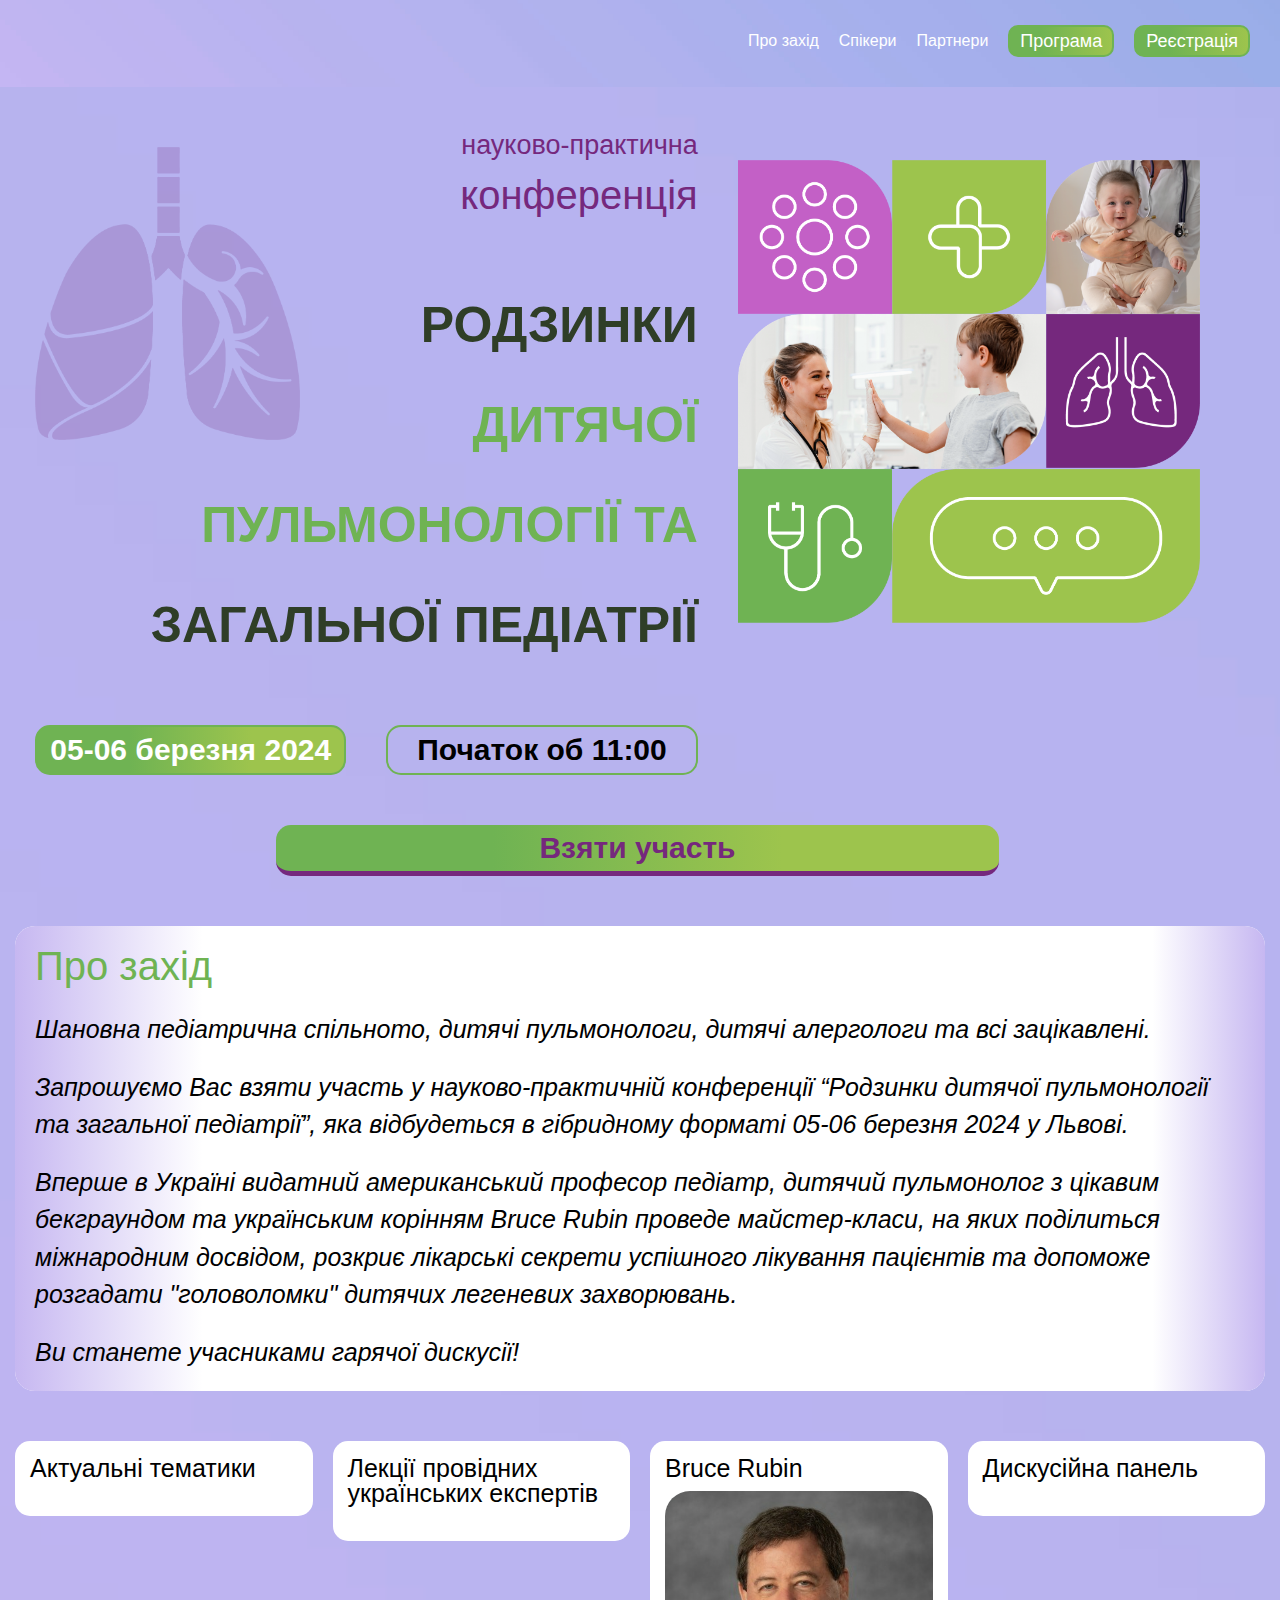
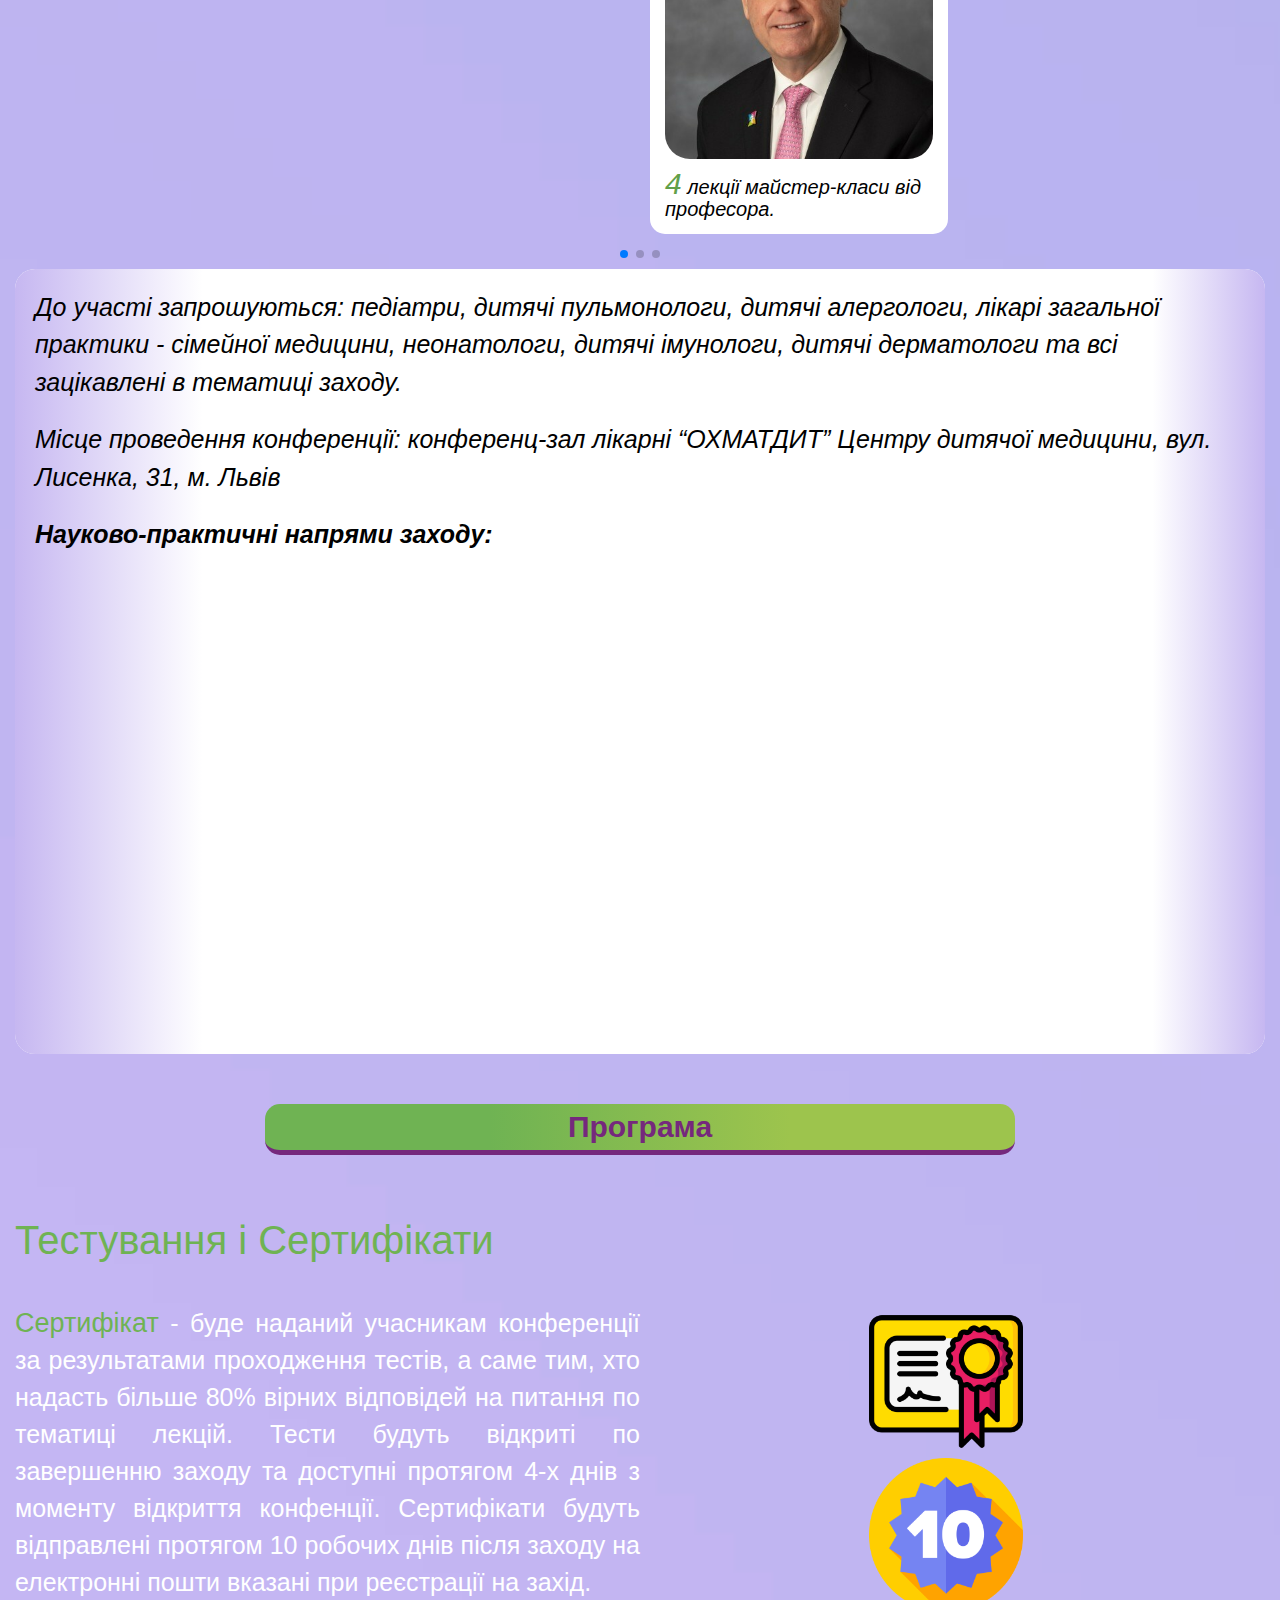
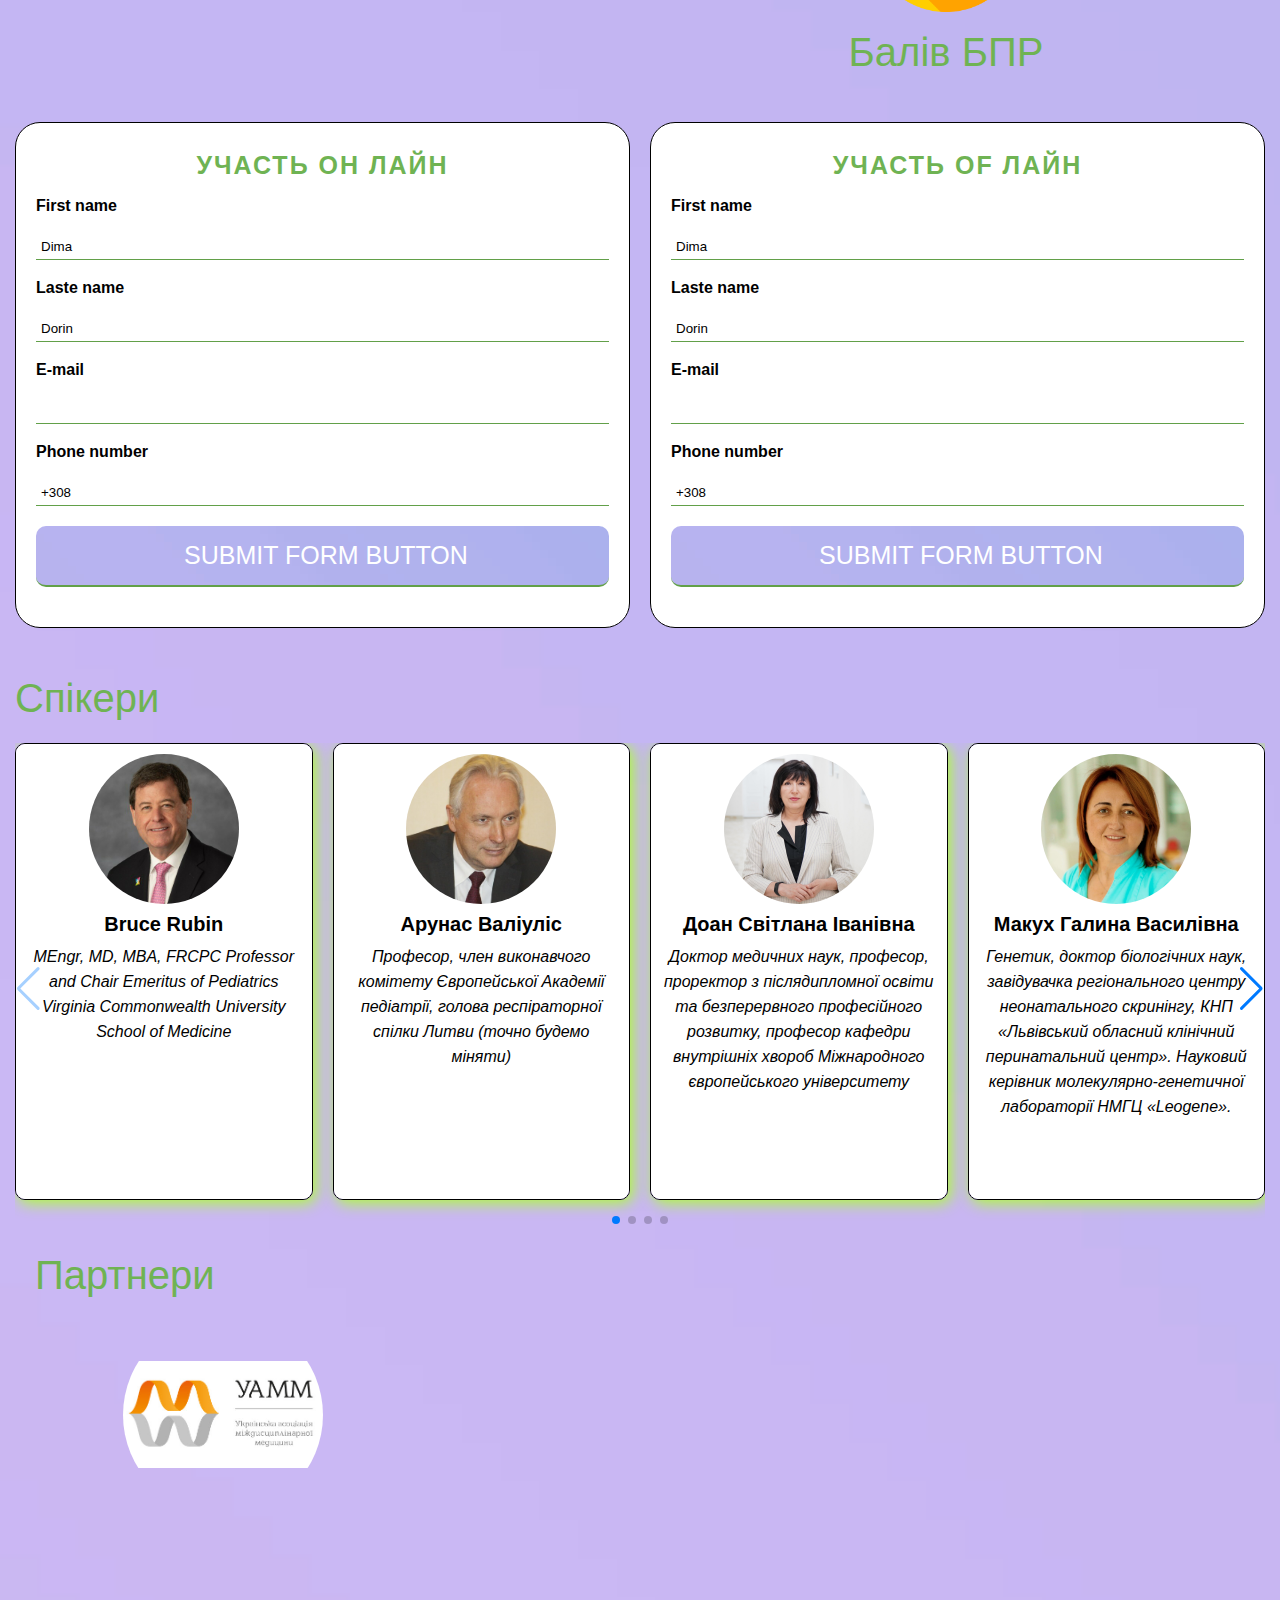
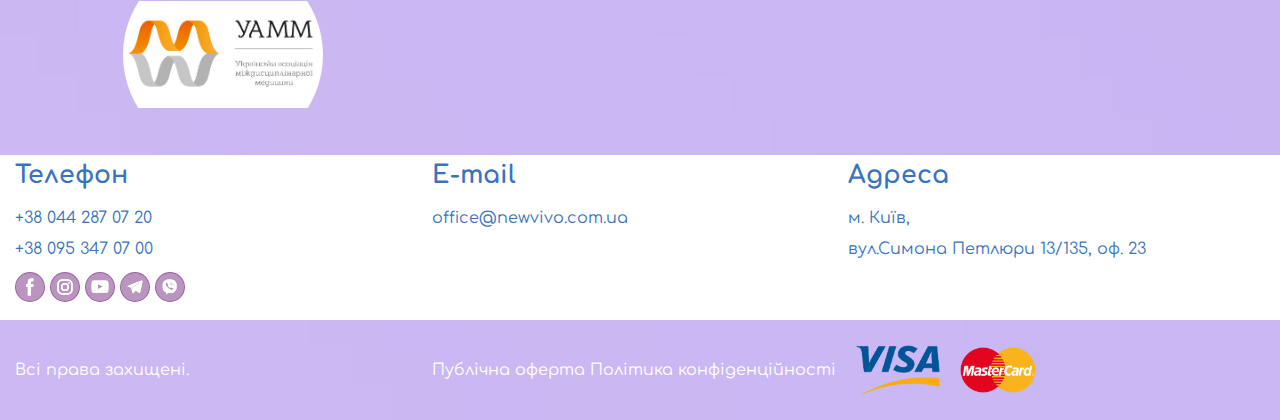
<file: index.html>
<!DOCTYPE html>
<html lang="uk">

<head>
  <meta charset="UTF-8">
  <meta name="viewport" content="width=device-width, initial-scale=1.0">
  <meta name="description" content="Українська асоціація міждисциплінарної медицини  запрошує Вас прийняти участь у науково-практичній конференції «Родзинки дитячої пульмонології та загальної педіатрії», яка відбудеться 05-06 березня 2024 року. Доповіді від професора Bruce Rubin, Галина Макух, Ольга Лига, Марія Кісельова для педіатрів, дитячих пульмонологів, дитячих алергологів, лікарів загальної практики - сімейної медицини, неонатологів, дитячих імунологів, дитячих дерматологів та всіх зацікавлених в тематиці заходу
  ">
  <meta name="keywords"
    content="Науково-практична конференція “Родзинки дитячої пульмонології та загальної педіатрії», 05-06 березня 2024">
  <title>Науково-практична конференція “Родзинки дитячої пульмонології та загальної педіатрії», 05-06 березня 2024
  </title>
  <link rel="stylesheet" href="CSS/stylesass.css">
  <link rel="shortcut icon" href="#">
  <link rel="stylesheet" href="https://cdn.jsdelivr.net/npm/swiper@11/swiper-bundle.min.css" />
  <link href="https://fonts.googleapis.com/css?family=Comfortaa:regular,500,600" rel="stylesheet" />
</head>

<body>
  <div class="wrapper">

    <header class="kids-header">
      <div class="kids-header__conteiner">
        <div class="kids-header__body">
          <div class="burger" id="burg">
            <span class="burger__line-top"></span>
            <span class="burger__line-midle"></span>
            <span class="burger__line-bottom"></span>
          </div>
          <nav class="kids-header__menu menu" id="menuNav">
            <ul class="menu__list">
              <li class="menu__item">
                <a  href="#" data-goto=".about__title" class="kids-header__link">Про захід</a>
              </li>
              <li class="menu__item">
                <a href="#" data-goto=".speakers__title" class="kids-header__link">Спікери</a>
              </li>
              <li class="menu__item">
                <a href="#" data-goto=".partners__title" class="kids-header__link">Партнери</a>
              </li>
              <li class="menu__item">
                <a href="" class="kids-header__link kids-header__link_prog">Програма</a>
              </li>
              <li class="menu__item">
                <a href="" class="kids-header__link kids-header__link_reg">Реєстрація</a>
              </li>
            </ul>
          </nav>
        </div>
      </div>
    </header>

    <main class="kids">

      <section class="kibs__banner banner">

        <div class="banner__conteiner">

          <div class="banner__body">

            <div class="banner__left-side left-side">

              <img src="IMG/lungs.png" alt="lungs" class="left-side__image">

              <h2 class="left-side__sub-title">науково-практична <span>конференція</span></h2>
              <h1 class="left-side__title">
                Родзинки <span>дитячої пульмонології та</span> загальної педіатрії
              </h1>
              <div class="left-side__btn-body">
                <p class="left-side__btn" type="button">05-06 березня 2024 </з>
                <p class="left-side__btn" type="button">Початок об 11:00</з>
              </div>
            </div>

            <div class="banner__right-side right-side">
              <div class="right-side__item_1 right-side__item">
                <img src="IMG/01.png" alt="item">
              </div>
              <div class="right-side__item_2 right-side__item">
                <img src="IMG/02.png" alt="item">
              </div>
              <div class="right-side__item_3 right-side__item">
                <img src="IMG/03.png" alt="item">
              </div>
              <div class="right-side__item_4 right-side__item">
                <img src="IMG/04.png" alt="item">
              </div>
              <div class="right-side__item_5 right-side__item">
                <img src="IMG/05.png" alt="item">
              </div>
              <div class="right-side__item_6 right-side__item">
                <img src="IMG/06.png" alt="item">
              </div>
              <div class="right-side__item_7 right-side__item">
                <img src="IMG/07.png" alt="item">
              </div>
            </div>

          </div>
          <a href="#" class="banner__btn left-side__btn">
            Взяти участь
          </a>
        </div>
        <!-- <a href="#" class="anim-items" target="_top" id="top"></a> -->
      </section>

      <section class="kids__about about">
        <div class="about__conteiner">
          <div class="about__content">
            <h2 class="about__title">
              Про захід
            </h2>
            <p class="about__text">
              Шановна педіатрична спільното, дитячі пульмонологи, дитячі алергологи та всі зацікавлені.
            </p>
            <p class="about__text">
              Запрошуємо Вас взяти участь у науково-практичній конференції “Родзинки дитячої пульмонології та загальної
              педіатрії”, яка відбудеться в гібридному форматі 05-06 березня 2024 у Львові.
            </p>
            <p class="about__text">
              Вперше в Україні видатний американський професор педіатр, дитячий пульмонолог з цікавим бекграундом та
              українським корінням Bruce Rubin проведе майстер-класи, на яких поділиться міжнародним досвідом, розкриє
              лікарські секрети успішного лікування пацієнтів та допоможе розгадати "головоломки" дитячих легеневих
              захворювань.
            </p>
            <p class="about__text">
              Ви станете учасниками гарячої дискусії!
            </p>
          </div>
          <div class=" swiper" id="swiper1">
            <div class="swiper-wrapper">
              <!-- Slides -->
              <div class="swiper-slide slide">
                <div class="slide__item">
                  <h2 class="slide__titel">Актуальні тематики</h2>
                  <div class="slide__image"></div>
                  <p class="slide__text"></p>
                </div>
              </div>
              <div class="swiper-slide slide">
                <div class="slide__item">
                  <h2 class="slide__titel">Лекції провідних українських експертів</h2>
                  <div class="slide__image"></div>
                  <p class="slide__text"></p>
                </div>
              </div>
              <div class="swiper-slide slide">
                <div class="slide__item">
                  <h2 class="slide__titel">Bruce Rubin</h2>
                  <div class="slide__image">
                    <img src="IMG/speakers/Dr_Bruce_Rubin.jpg" alt="">
                  </div>
                  <p class="slide__text">
                    4 лекції майстер-класи від професора.
                  </p>
                </div>
              </div>
              <div class="swiper-slide slide">
                <div class="slide__item">
                  <h2 class="slide__titel">Дискусійна панель</h2>
                  <div class="slide__image"></div>
                  <p class="slide__text"></p>
                </div>
              </div>
              <div class="swiper-slide slide">
                <div class="slide__item">
                  <h2 class="slide__titel">Тільки доказова медицина</h2>
                  <div class="slide__image"></div>
                  <p class="slide__text"></p>
                </div>
              </div>
              <div class="swiper-slide slide">
                <div class="slide__item">
                  <h2 class="slide__titel">Участь у живому спілкуванні та відповіді на питання</h2>
                  <div class="slide__image"></div>
                  <p class="slide__text"></p>
                </div>
              </div>

              ...
            </div>
            <!-- If we need pagination -->
            <div class="swiper-pagination"></div>

            <!-- If we need navigation buttons -->
            <div class="swiper-button-prev"></div>
            <div class="swiper-button-next"></div>

            <!-- If we need scrollbar -->
            <!-- <div class="swiper-scrollbar"></div> -->
          </div>
          <div class="about__content about__content-bottom">
            <p class="about__text">
              <i>
                До участі запрошуються: педіатри, дитячі пульмонологи, дитячі алергологи, лікарі загальної практики -
                сімейної
                медицини, неонатологи, дитячі імунологи, дитячі дерматологи та всі зацікавлені в тематиці заходу.
              </i>
            </p>
            <p class="about__text">
              <i>
                Місце проведення конференції: конференц-зал лікарні “ОХМАТДИТ” Центру дитячої медицини, вул. Лисенка,
                31, м.
                Львів
              </i>
            </p>
            <p class="about__text"><b>Науково-практичні напрями заходу:</b></p>
            <ul class="about__list">
              <li class="about__item anim-items no-anim">захворювання легень у дітей</li>
              <li class="about__item anim-items no-anim">бронхіальна астма</li>
              <li class="about__item anim-items no-anim">муковісцидоз</li>
              <li class="about__item anim-items no-anim">антибіотикотерапія у педіатричній практиці: доцільність, вибір,
                результат</li>
              <li class="about__item anim-items no-anim">хронічний кашель: суперечки</li>
              <li class="about__item anim-items no-anim">алергії</li>
              <li class="about__item anim-items no-anim">атопічний дерматит</li>
              <li class="about__item anim-items no-anim">COVID та ГРВІ: що відбувається зараз?</li>
              <li class="about__item anim-items no-anim">ЛОР-захворювання</li>
              <li class="about__item anim-items no-anim">лабораторна діагностика в педіатрії</li>
              <li class="about__item anim-items no-anim">тимчасово переміщені діти: реалії сьогодення</li>
            </ul>
          </div>
          <a href="#" class="banner__btn left-side__btn">Програма</a>
        </div>
      </section>

      <section class="kids__test test">
        <div class="test__conteiner">          
            <h2 class="test__title">Тестування і Сертифікати</h2>
            <div class="test__body">
              <div class="test__text">
                <span>Сертифікат</span> - 
                буде наданий учасникам конференції за результатами проходження тестів, а саме тим, <span>хто надасть більше 80%</span>
                вірних відповідей на питання по тематиці лекцій.
                <span>Тести будуть відкриті по завершенню заходу</span> та доступні протягом 4-х днів з моменту відкриття конфенції.
                <span>Сертифікати</span> будуть відправлені протягом <span>10</span> робочих днів після заходу на електронні пошти вказані при
                реєстрації на захід.
              </div>              
                <div class="test__icons-body">
                  <img src="IMG/icons/certificate.png" alt="">
                  <img src="IMG/icons/free-icon-10-5038732.png" alt="">
                  
                  <p class="icons__title">
                    Балів БПР
                  </p>
                  
                </div>
            </div>         
        </div>
      </section>

      <section class="kids__forms forms">
        <div class="forms__conteiner">
          <div class="forms__row">
            <form action="#" method="post" class="form">
              <h2 class="form__title">Участь он лайн</h2>
              <label for="fname">First name</label>
              <input type="text" name="fname" id="fname" value="Dima" required>
              <label for="lname">Laste name</label>
              <input type="text" name="lname" id="lname" value="Dorin" required>
              <label for="email">E-mail</label>
              <input type="email" name="email" id="email" required>
              <label for="tel">Phone number</label>
              <input type="tel" name="tel" id="tel" value="+308">
              <input class="form__btn" type="submit" value=" Submit form button">
            </form>
            <form action="#" method="post" class="form">
              <h2 class="form__title">Участь оf лайн</h2>
              <label for="fname">First name</label>
              <input type="text" name="fname" id="fname" value="Dima" required>
              <label for="lname">Laste name</label>
              <input type="text" name="lname" id="lname" value="Dorin" required>
              <label for="email">E-mail</label>
              <input type="email" name="email" id="email" required>
              <label for="tel">Phone number</label>
              <input type="tel" name="tel" id="tel" value="+308">
              <input class="form__btn" type="submit" value=" Submit form button">
            </form>
          </div>
      </section>

      <section class="kids__speakers speakers">
        <div class="speakers__conteiner">
          <h2 class="speakers__title">
            Спікери
          </h2>
          <div class="swiper" id="swiper2">
            <div class="swiper-wrapper">
              <div class="swiper-slide" id="slider-slide">
                <div class="slider-slide">
                  <div class="slider-slide__image"><img src="IMG/speakers/Dr_Bruce_Rubin.jpg" alt="Dr_Bruce_Rubin"></div>
                  <p class="slider-slide__name">Bruce Rubin </p>
                  <p class="slider-slide__text">MEngr, MD, MBA, FRCPC Professor and Chair Emeritus of Pediatrics
                    Virginia Commonwealth University School of Medicine
                  </p>
                </div>
              </div>
              <div class="swiper-slide" id="slider-slide">
                <div class="slider-slide">
                  <div class="slider-slide__image"><img src="IMG/speakers/Valiulis_Arunas_2017_02_4.jpg" alt="Арунас Валіуліс "></div>
                  <p class="slider-slide__name">Арунас Валіуліс</p>
                  <p class="slider-slide__text">Професор, член виконавчого комітету Європейської Академії педіатрії,
                    голова респіраторної спілки Литви (точно будемо міняти)
                  </p>
                </div>
              </div>
              <div class="swiper-slide" id="slider-slide">
                <div class="slider-slide">
                  <div class="slider-slide__image"><img src="IMG/speakers/doan_svitlana.jpg" alt="Dr_Bruce_Rubin"></div>
                  <p class="slider-slide__name">Доан Світлана Іванівна</p>
                  <p class="slider-slide__text">Доктор медичних наук, професор, проректор з післядипломної освіти та
                    безперервного професійного розвитку, професор кафедри внутрішніх хвороб Міжнародного європейського
                    університету
                  </p>
                </div>
              </div>
              <div class="swiper-slide" id="slider-slide">
                <div class="slider-slide">
                  <div class="slider-slide__image">
                    <img src="IMG/speakers/Макух-Галина-Василівна-1024x976.png" alt="Макух Галина Василівна "></div>
                  <p class="slider-slide__name">Макух Галина Василівна</p>
                  <p class="slider-slide__text">Генетик, доктор біологічних наук, завідувачка регіонального центру
                    неонатального скринінгу, КНП «Львівський обласний клінічний перинатальний центр». Науковий керівник
                    молекулярно-генетичної лабораторії НМГЦ «Leogene».
                  </p>
                </div>
              </div>
              <div class="swiper-slide" id="slider-slide">
                <div class="slider-slide">
                  <div class="slider-slide__image"><img src="IMG/speakers/Kiselova_Mariya_Mikolajivna_-_2_350.jpg" alt="Кісельова Марія Миколаївна "></div>
                  <p class="slider-slide__name">Кісельова Марія Миколаївна </p>
                  <p class="slider-slide__text">Доктор медичних наук, професор, завідувач кафедри педіатрії і
                    неонатології факультету післядипломної освіти Львівського національного медичного університету імені
                    Данила Галицького; лікар-педіатр, неонатолог вищої кваліфікаційної категорії
                    e
                  </p>
                </div>
              </div>
              <div class="swiper-slide" id="slider-slide">
                <div class="slider-slide">
                  <div class="slider-slide__image"><img src="IMG/speakers/n_v_kamut.webp" alt="Камуть Наталія Василівна "></div>
                  <p class="slider-slide__name">Камуть Наталія Василівна </p>
                  <p class="slider-slide__text">Кандидат медичних наук, доцент кафедри педіатрії і неонатології
                    факультету післядипломної освіти Львівського національного медичного університету імені Данила
                    Галицького; лікар-педіатр, дитячий алерголог, дитячий та дорослий дерматовенеролог
                  </p>
                </div>
              </div>
              <div class="swiper-slide" id="slider-slide">
                <div class="slider-slide">
                  <div class="slider-slide__image"><img src="IMG/speakers/lyga_olga_vladimirovna.jpg" alt="Лига Ольга Володимирівна "></div>
                  <p class="slider-slide__name">Лига Ольга Володимирівна </p>
                  <p class="slider-slide__text">Головний дитячий пульмонолог Департаменту охорони здоров`я Львівської
                    облдержадміністрації
                  </p>
                </div>
              </div>
            </div>
            
            <div class="swiper-pagination"></div>

            <div class="swiper-button-prev swiper-button-disabled"></div>
            <div class="swiper-button-next swiper-button-disabled"></div>
          </div>
        </div>
      </section>

      <section class="kids__partners partners">
        <div class="partners__conteiner">
          <h2 class="partners__title">Партнери</h2>          
          <div class="partners__row">
            <div class="partners__column">
              <div class="partners__item-column">
                <img src="IMG/icons/unnamed.jpg" alt="UAMM">
              </div>
              <p class="partners__title"></p>
            </div>
          </div>
        </div>
      </section>

      <section class="kids__organizer organizer">
        <div class="organizer__conteiner">
          <div class="organizer__row">
            <div class="organizer__column">
              <div class="organizer__item-column">
                <img src="IMG/icons/unnamed.jpg" alt="UAMM">
              </div>
              <p class="organizer__title"></p>
            </div>
          </div>
        </div>
      </section>
    </main>
    <footer class="kids__footer footer">
      <div class="footer-up">
        <div class="footer__conteiner">
          <div class="footer__top">
            <div class="footer__top-column top-column">
              <ul class="top-column__list">
                <li class="top-column__title">Телефон</li>
                <li class="top-column__phone"><a href="tel:+380442870720">+38 044 287 07 20</a></li>
                <li class="top-column__phone"><a href="tel:+380953470700">+38 095 347 07 00</a></li>
                <li class="top-column__social">
                  <a href="">
                    <svg  viewBox="0 0 32 32" style="border-radius:50%"><path class="outer_bDW" d="M32 0H0V32H32V0ZM16.9133 25H13.6383V16.0044H12V13.1936H13.6383V10.9374H13.6443C13.7014 8.9864 14.3604 7.129 17.5674 7.0126V7H19.6171V9.8108H17.9447C17.3379 9.8108 16.9133 10.5002 16.9133 11.1568V13.1936H19.8561L19.3702 16.0044H16.9133V25Z" fill-rule="evenodd"></path><path d="M16,31 C24.2842712,31 31,24.2842712 31,16 C31,7.71572875 24.2842712,1 16,1 C7.71572875,1 1,7.71572875 1,16 C1,24.2842712 7.71572875,31 16,31 Z M16,32 C7.163444,32 0,24.836556 0,16 C0,7.163444 7.163444,0 16,0 C24.836556,0 32,7.163444 32,16 C32,24.836556 24.836556,32 16,32 Z" class="border_2yy"></path><path class="logo_2gS" d="M13.6383 25H16.9133V16.0044H19.3702L19.8561 13.1936H16.9133V11.1568C16.9133 10.5002 17.3379 9.8108 17.9447 9.8108H19.6171V7H17.5674V7.0126C14.3604 7.129 13.7014 8.9864 13.6443 10.9374H13.6383V13.1936H12V16.0044H13.6383V25Z" style="color:#FFFFFF;fill:#FFFFFF"></path></svg>
                  </a>
                  <a href="">
                    <svg class="si65b2770b1eda9f000f67da98b1677d232720475e82dc23598ec682d11706194709286 svgIcon_1J7 filled_Qbi" viewBox="0 0 32 32" style="border-radius:50%"><g><path class="outer_bDW" d="M0,0 L32,0 L32,32 L0,32 L0,0 Z M12.7045454,8 C10.1221593,8 8,10.1193185 8,12.7045454 L8,19.2954545 C8,21.8778407 10.1193185,24 12.7045454,24 L19.2954545,24 C21.8778407,24 24,21.8806822 24,19.2954545 L24,12.7045454 C24,10.1221593 21.8806822,8 19.2954545,8 L12.7045454,8 Z M12.7045454,9.45454545 L19.2954545,9.45454545 C21.0937498,9.45454545 22.5454545,10.9062502 22.5454545,12.7045454 L22.5454545,19.2954545 C22.5454545,21.0937498 21.0937498,22.5454545 19.2954545,22.5454545 L12.7045454,22.5454545 C10.9062502,22.5454545 9.45454545,21.0937498 9.45454545,19.2954545 L9.45454545,12.7045454 C9.45454545,10.9062502 10.9062502,9.45454545 12.7045454,9.45454545 Z M20.2954545,11.0454545 C19.9289774,11.0454545 19.6363636,11.3380684 19.6363636,11.7045454 C19.6363636,12.0710225 19.9289774,12.3636364 20.2954545,12.3636364 C20.6619316,12.3636364 20.9545454,12.0710225 20.9545454,11.7045454 C20.9545454,11.3380684 20.6619316,11.0454545 20.2954545,11.0454545 Z M16,11.6363636 C13.599432,11.6363636 11.6363636,13.599432 11.6363636,16 C11.6363636,18.400568 13.599432,20.3636364 16,20.3636364 C18.400568,20.3636364 20.3636364,18.400568 20.3636364,16 C20.3636364,13.599432 18.400568,11.6363636 16,11.6363636 Z M16,13.0909091 C17.6164771,13.0909091 18.9090909,14.3835229 18.9090909,16 C18.9090909,17.6164771 17.6164771,18.9090909 16,18.9090909 C14.3835229,18.9090909 13.0909091,17.6164771 13.0909091,16 C13.0909091,14.3835229 14.3835229,13.0909091 16,13.0909091 Z"></path><path class="insta-mask-hover_2Yt" style="fill:url(#si65b2770b1eda9f000f67da98b1677d232720475e82dc23598ec682d11706194709286ef73c6d2-5237-4373-8fe0-f3e2a9a5c2b3hover)" d="M0,0 L32,0 L32,32 L0,32 L0,0 Z M12.7045454,8 C10.1221593,8 8,10.1193185 8,12.7045454 L8,19.2954545 C8,21.8778407 10.1193185,24 12.7045454,24 L19.2954545,24 C21.8778407,24 24,21.8806822 24,19.2954545 L24,12.7045454 C24,10.1221593 21.8806822,8 19.2954545,8 L12.7045454,8 Z M12.7045454,9.45454545 L19.2954545,9.45454545 C21.0937498,9.45454545 22.5454545,10.9062502 22.5454545,12.7045454 L22.5454545,19.2954545 C22.5454545,21.0937498 21.0937498,22.5454545 19.2954545,22.5454545 L12.7045454,22.5454545 C10.9062502,22.5454545 9.45454545,21.0937498 9.45454545,19.2954545 L9.45454545,12.7045454 C9.45454545,10.9062502 10.9062502,9.45454545 12.7045454,9.45454545 Z M20.2954545,11.0454545 C19.9289774,11.0454545 19.6363636,11.3380684 19.6363636,11.7045454 C19.6363636,12.0710225 19.9289774,12.3636364 20.2954545,12.3636364 C20.6619316,12.3636364 20.9545454,12.0710225 20.9545454,11.7045454 C20.9545454,11.3380684 20.6619316,11.0454545 20.2954545,11.0454545 Z M16,11.6363636 C13.599432,11.6363636 11.6363636,13.599432 11.6363636,16 C11.6363636,18.400568 13.599432,20.3636364 16,20.3636364 C18.400568,20.3636364 20.3636364,18.400568 20.3636364,16 C20.3636364,13.599432 18.400568,11.6363636 16,11.6363636 Z M16,13.0909091 C17.6164771,13.0909091 18.9090909,14.3835229 18.9090909,16 C18.9090909,17.6164771 17.6164771,18.9090909 16,18.9090909 C14.3835229,18.9090909 13.0909091,17.6164771 13.0909091,16 C13.0909091,14.3835229 14.3835229,13.0909091 16,13.0909091 Z"></path></g><path d="M16,31 C24.2842712,31 31,24.2842712 31,16 C31,7.71572875 24.2842712,1 16,1 C7.71572875,1 1,7.71572875 1,16 C1,24.2842712 7.71572875,31 16,31 Z M16,32 C7.163444,32 0,24.836556 0,16 C0,7.163444 7.163444,0 16,0 C24.836556,0 32,7.163444 32,16 C32,24.836556 24.836556,32 16,32 Z" class="border_2yy"></path><g><path class="logo_2gS" style="fill:#FFFFFF;color:#FFFFFF" d="M12.7045454,8 C10.1221593,8 8,10.1193185 8,12.7045454 L8,19.2954545 C8,21.8778407 10.1193185,24 12.7045454,24 L19.2954545,24 C21.8778407,24 24,21.8806822 24,19.2954545 L24,12.7045454 C24,10.1221593 21.8806822,8 19.2954545,8 L12.7045454,8 Z M12.7045454,9.45454545 L19.2954545,9.45454545 C21.0937498,9.45454545 22.5454545,10.9062502 22.5454545,12.7045454 L22.5454545,19.2954545 C22.5454545,21.0937498 21.0937498,22.5454545 19.2954545,22.5454545 L12.7045454,22.5454545 C10.9062502,22.5454545 9.45454545,21.0937498 9.45454545,19.2954545 L9.45454545,12.7045454 C9.45454545,10.9062502 10.9062502,9.45454545 12.7045454,9.45454545 Z M20.2954545,11.0454545 C19.9289774,11.0454545 19.6363636,11.3380684 19.6363636,11.7045454 C19.6363636,12.0710225 19.9289774,12.3636364 20.2954545,12.3636364 C20.6619316,12.3636364 20.9545454,12.0710225 20.9545454,11.7045454 C20.9545454,11.3380684 20.6619316,11.0454545 20.2954545,11.0454545 Z M16,11.6363636 C13.599432,11.6363636 11.6363636,13.599432 11.6363636,16 C11.6363636,18.400568 13.599432,20.3636364 16,20.3636364 C18.400568,20.3636364 20.3636364,18.400568 20.3636364,16 C20.3636364,13.599432 18.400568,11.6363636 16,11.6363636 Z M16,13.0909091 C17.6164771,13.0909091 18.9090909,14.3835229 18.9090909,16 C18.9090909,17.6164771 17.6164771,18.9090909 16,18.9090909 C14.3835229,18.9090909 13.0909091,17.6164771 13.0909091,16 C13.0909091,14.3835229 14.3835229,13.0909091 16,13.0909091 Z"></path><path class="insta-mask-logo-hover_19f" style="fill:#FFFFFF;color:#FFFFFF" d="M12.7045454,8 C10.1221593,8 8,10.1193185 8,12.7045454 L8,19.2954545 C8,21.8778407 10.1193185,24 12.7045454,24 L19.2954545,24 C21.8778407,24 24,21.8806822 24,19.2954545 L24,12.7045454 C24,10.1221593 21.8806822,8 19.2954545,8 L12.7045454,8 Z M12.7045454,9.45454545 L19.2954545,9.45454545 C21.0937498,9.45454545 22.5454545,10.9062502 22.5454545,12.7045454 L22.5454545,19.2954545 C22.5454545,21.0937498 21.0937498,22.5454545 19.2954545,22.5454545 L12.7045454,22.5454545 C10.9062502,22.5454545 9.45454545,21.0937498 9.45454545,19.2954545 L9.45454545,12.7045454 C9.45454545,10.9062502 10.9062502,9.45454545 12.7045454,9.45454545 Z M20.2954545,11.0454545 C19.9289774,11.0454545 19.6363636,11.3380684 19.6363636,11.7045454 C19.6363636,12.0710225 19.9289774,12.3636364 20.2954545,12.3636364 C20.6619316,12.3636364 20.9545454,12.0710225 20.9545454,11.7045454 C20.9545454,11.3380684 20.6619316,11.0454545 20.2954545,11.0454545 Z M16,11.6363636 C13.599432,11.6363636 11.6363636,13.599432 11.6363636,16 C11.6363636,18.400568 13.599432,20.3636364 16,20.3636364 C18.400568,20.3636364 20.3636364,18.400568 20.3636364,16 C20.3636364,13.599432 18.400568,11.6363636 16,11.6363636 Z M16,13.0909091 C17.6164771,13.0909091 18.9090909,14.3835229 18.9090909,16 C18.9090909,17.6164771 17.6164771,18.9090909 16,18.9090909 C14.3835229,18.9090909 13.0909091,17.6164771 13.0909091,16 C13.0909091,14.3835229 14.3835229,13.0909091 16,13.0909091 Z"></path></g></svg>
                  </a>
                  <a href="">
                    <svg class="si65b2770b1eda9f000f67da98b1677d232720475e82dc23598ec682d11706194709286 svgIcon_1J7 filled_Qbi" viewBox="0 0 32 32" style="border-radius:50%"><path class="outer_bDW" d="M0,0 L32,0 L32,32 L0,32 L0,0 Z M24.8319297,11.4874563 C24.6803369,10.1603684 24.3639692,9.77357894 24.1398754,9.59352174 C23.7839619,9.31343284 23.1380446,9.21340113 22.2746246,9.15338207 C20.8905163,9.06001905 18.537532,9 16,9 C13.455877,9 11.1094837,9.05335028 9.72537529,9.15338207 C8.86195533,9.21340113 8.21603808,9.31343284 7.8601245,9.59352174 C7.63603076,9.77357894 7.32625412,10.1603684 7.1680703,11.4874563 C6.94397657,13.4013973 6.94397657,17.7627818 7.1680703,19.6767227 C7.32625412,21.0038107 7.63603076,21.3906002 7.8601245,21.5706573 C8.21603808,21.8507463 8.86195533,21.950778 9.72537529,22.0107971 C11.1094837,22.1041601 13.455877,22.164179 16,22.164179 C18.544123,22.164179 20.8905163,22.1041601 22.2746246,22.0107971 C23.1380446,21.950778 23.7839619,21.8507463 24.1398754,21.5706573 C24.3639692,21.3972689 24.6737458,21.0038107 24.8319297,19.6767227 C25.0560234,17.7627818 25.0560234,13.4013973 24.8319297,11.4874563 Z M13.8249725,18.4429978 L13.8249725,12.7145125 L19.2559502,15.5754208 L13.8249725,18.4429978 Z" fill-rule="evenodd"></path><path d="M16,31 C24.2842712,31 31,24.2842712 31,16 C31,7.71572875 24.2842712,1 16,1 C7.71572875,1 1,7.71572875 1,16 C1,24.2842712 7.71572875,31 16,31 Z M16,32 C7.163444,32 0,24.836556 0,16 C0,7.163444 7.163444,0 16,0 C24.836556,0 32,7.163444 32,16 C32,24.836556 24.836556,32 16,32 Z" class="border_2yy"></path><path class="logo_2gS" d="M24.8319297,11.4874563 C24.6803369,10.1603684 24.3639692,9.77357894 24.1398754,9.59352174 C23.7839619,9.31343284 23.1380446,9.21340113 22.2746246,9.15338207 C20.8905163,9.06001905 18.537532,9 16,9 C13.455877,9 11.1094837,9.05335028 9.72537529,9.15338207 C8.86195533,9.21340113 8.21603808,9.31343284 7.8601245,9.59352174 C7.63603076,9.77357894 7.32625412,10.1603684 7.1680703,11.4874563 C6.94397657,13.4013973 6.94397657,17.7627818 7.1680703,19.6767227 C7.32625412,21.0038107 7.63603076,21.3906002 7.8601245,21.5706573 C8.21603808,21.8507463 8.86195533,21.950778 9.72537529,22.0107971 C11.1094837,22.1041601 13.455877,22.164179 16,22.164179 C18.544123,22.164179 20.8905163,22.1041601 22.2746246,22.0107971 C23.1380446,21.950778 23.7839619,21.8507463 24.1398754,21.5706573 C24.3639692,21.3972689 24.6737458,21.0038107 24.8319297,19.6767227 C25.0560234,17.7627818 25.0560234,13.4013973 24.8319297,11.4874563 Z M13.8249725,18.4429978 L13.8249725,12.7145125 L19.2559502,15.5754208 L13.8249725,18.4429978 Z" style="color:#FFFFFF;fill:#FFFFFF"></path></svg>
                  </a>
                  <a href="">
                    <svg class="si65b2770b1eda9f000f67da98b1677d232720475e82dc23598ec682d11706194709286 svgIcon_1J7 filled_Qbi" viewBox="0 0 32 32" style="border-radius:50%"><path class="outer_bDW" d="M20.5387847,12.2184235 L12.0544503,17.5151408 L13.4519617,22.1244767 C13.6235859,22.5780549 13.5377738,22.761938 14.0158699,22.761938 L16.67693,19.6368497 L20.1943415,22.231304 C20.8685794,22.5990702 21.3589343,22.4151871 21.5305585,21.6061016 L23.9455564,10.2298682 C24.1907338,9.23689951 23.5655313,8.79558011 22.9158111,9.08979304 L8.74455481,14.55725 C7.77610391,14.9495339 7.78836278,15.4889243 8.5729306,15.7218429 L12.2138156,16.861918 L20.6356608,11.5538264 C21.0279448,11.3086489 21.395711,11.4434965 21.101498,11.7131917 L20.5387847,12.2184235 Z M1.77635684e-15,7.10542736e-15 L32,7.10542736e-15 L32,32 L1.77635684e-15,32 L1.77635684e-15,7.10542736e-15 Z" fill-rule="evenodd"></path><path d="M16,31 C24.2842712,31 31,24.2842712 31,16 C31,7.71572875 24.2842712,1 16,1 C7.71572875,1 1,7.71572875 1,16 C1,24.2842712 7.71572875,31 16,31 Z M16,32 C7.163444,32 0,24.836556 0,16 C0,7.163444 7.163444,0 16,0 C24.836556,0 32,7.163444 32,16 C32,24.836556 24.836556,32 16,32 Z" class="border_2yy"></path><path class="logo_2gS" d="M20.5387847,12.2184235 L21.101498,11.7131917 C21.395711,11.4434965 21.0279448,11.3086489 20.6356608,11.5538264 L12.2138156,16.861918 L8.5729306,15.7218429 C7.78836278,15.4889243 7.77610391,14.9495339 8.74455481,14.55725 L22.9158111,9.08979304 C23.5655313,8.79558011 24.1907338,9.23689951 23.9455564,10.2298682 L21.5305585,21.6061016 C21.3589343,22.4151871 20.8685794,22.5990702 20.1943415,22.231304 L16.67693,19.6368497 L14.0158699,22.761938 C13.5377738,22.761938 13.6235859,22.5780549 13.4519617,22.1244767 L12.0544503,17.5151408 L20.5387847,12.2184235 Z" style="color:#FFFFFF;fill:#FFFFFF"></path></svg>
                  </a>
                  <a href="">
                    <svg class="si65b2770b1eda9f000f67da98b1677d232720475e82dc23598ec682d11706194709286 svgIcon_1J7 filled_Qbi" viewBox="0 0 32 32" style="border-radius:50%"><g transform="translate(-1.000000, 0.000000)"><g transform="translate(0.187029, 0.000000)"><path d="M0.812971125,0 L32.8129711,0 L32.8129711,32 L0.812971125,32 L0.812971125,0 Z M14.7943694,8 C11.5963436,8 9,10.552157 9,13.7004613 L9,16.5541763 C9,19.0356952 10.6122119,21.1478688 12.8628056,21.9299559 L12.8628056,24 L14.8214113,22.2543208 L18.0142862,22.2543208 C21.2123119,22.2543208 23.8086555,19.7024806 23.8086555,16.5541763 L23.8086555,13.7004613 C23.8086555,10.5527905 21.2142435,8 18.0142862,8 L14.7943694,8 Z M18.0014091,19.043931 C18.0014091,19.043931 15.5995095,17.81996 14.3114784,16.5291521 C13.0240912,15.2383441 12.2192729,13.8135456 12.2192729,13.8135456 C11.9540049,13.0960781 11.9150517,12.4571677 12.4510606,11.9991289 L13.4226372,11.1676269 L14.9707855,12.919958 C15.2038609,13.1841381 15.1777848,13.5826256 14.9080097,13.8135456 L14.512683,14.1518481 C15.1687708,16.2488171 16.4236434,16.5592445 17.3855622,16.8747402 L17.6138086,16.5291521 C17.8085746,16.2339292 18.2058329,16.1531548 18.5045814,16.3438459 L20.4831466,17.6080458 L19.7819889,18.6704678 C19.5357146,19.043931 19.122038,19.2479262 18.6999913,19.2479262 C18.4601555,19.2479262 18.2174223,19.1820396 18.0014091,19.043931 Z M18.2692526,14.6534101 C18.1285704,14.6534101 17.9994775,14.5621825 17.9595585,14.4224902 C17.8243491,13.950197 17.4422214,13.5735662 16.9625497,13.4392588 C16.7916063,13.3914276 16.6924527,13.2162578 16.7410637,13.0480569 C16.7896747,12.8792223 16.9677005,12.7813427 17.1389659,12.8298074 C17.8317534,13.0236661 18.3838587,13.5681812 18.5792686,14.2508048 C18.6275577,14.4193225 18.5277602,14.5941755 18.3568168,14.6416899 C18.3275214,14.649609 18.298226,14.6534101 18.2692526,14.6534101 Z M19.5888648,14.7214824 C19.4481825,14.7214824 19.3194116,14.6302548 19.2791707,14.4905625 C18.9594969,13.3758746 18.0577785,12.4860882 16.9255603,12.1693255 C16.7546169,12.1214943 16.6554633,11.9463246 16.7040743,11.7781236 C16.7523634,11.6102394 16.9307111,11.5114094 17.1016545,11.5601908 C18.4473106,11.9368217 19.5190065,12.9938588 19.8988807,14.3188771 C19.9471698,14.4870781 19.8476943,14.6622478 19.676429,14.7097622 C19.6471336,14.7176813 19.6178382,14.7214824 19.5888648,14.7214824 Z M21.0842492,14.8581972 C20.943567,14.8581972 20.8144742,14.7669696 20.7745552,14.6272772 C20.2330735,12.7387381 18.7052065,11.2315812 16.7865199,10.6943517 C16.6158984,10.6465206 16.5167448,10.4713508 16.5650339,10.3031498 C16.6136449,10.1346321 16.7916707,10.0364356 16.962936,10.0852171 C19.0947386,10.681998 20.7925831,12.3567223 21.3942652,14.4555919 C21.4425543,14.6237928 21.3427569,14.7989626 21.1718135,14.846477 C21.1425181,14.8543961 21.1132227,14.8581972 21.0842492,14.8581972 Z" class="outer_bDW"></path></g></g><path d="M16,31 C24.2842712,31 31,24.2842712 31,16 C31,7.71572875 24.2842712,1 16,1 C7.71572875,1 1,7.71572875 1,16 C1,24.2842712 7.71572875,31 16,31 Z M16,32 C7.163444,32 0,24.836556 0,16 C0,7.163444 7.163444,0 16,0 C24.836556,0 32,7.163444 32,16 C32,24.836556 24.836556,32 16,32 Z" class="border_2yy"></path><path class="logo_2gS" d="M13.9813982,8 C10.7833725,8 8.18702887,10.552157 8.18702887,13.7004613 L8.18702887,16.5541763 C8.18702887,19.0356952 9.79924077,21.1478688 12.0498345,21.9299559 L12.0498345,24 L14.0084401,22.2543208 L17.201315,22.2543208 C20.3993408,22.2543208 22.9956844,19.7024806 22.9956844,16.5541763 L22.9956844,13.7004613 C22.9956844,10.5527905 20.4012724,8 17.201315,8 L13.9813982,8 Z M17.188438,19.043931 C17.188438,19.043931 14.7865384,17.81996 13.4985073,16.5291521 C12.2111201,15.2383441 11.4063018,13.8135456 11.4063018,13.8135456 C11.1410337,13.0960781 11.1020805,12.4571677 11.6380895,11.9991289 L12.609666,11.1676269 L14.1578144,12.919958 C14.3908898,13.1841381 14.3648137,13.5826256 14.0950386,13.8135456 L13.6997119,14.1518481 C14.3557997,16.2488171 15.6106723,16.5592445 16.572591,16.8747402 L16.8008375,16.5291521 C16.9956035,16.2339292 17.3928618,16.1531548 17.6916103,16.3438459 L19.6701755,17.6080458 L18.9690178,18.6704678 C18.7227434,19.043931 18.3090669,19.2479262 17.8870202,19.2479262 C17.6471843,19.2479262 17.4044512,19.1820396 17.188438,19.043931 Z M17.4562815,14.6534101 C17.3155992,14.6534101 17.1865064,14.5621825 17.1465874,14.4224902 C17.0113779,13.950197 16.6292502,13.5735662 16.1495786,13.4392588 C15.9786352,13.3914276 15.8794816,13.2162578 15.9280926,13.0480569 C15.9767036,12.8792223 16.1547294,12.7813427 16.3259947,12.8298074 C17.0187823,13.0236661 17.5708876,13.5681812 17.7662974,14.2508048 C17.8145865,14.4193225 17.7147891,14.5941755 17.5438457,14.6416899 C17.5145503,14.649609 17.4852549,14.6534101 17.4562815,14.6534101 Z M18.7758936,14.7214824 C18.6352114,14.7214824 18.5064405,14.6302548 18.4661996,14.4905625 C18.1465258,13.3758746 17.2448074,12.4860882 16.1125891,12.1693255 C15.9416457,12.1214943 15.8424921,11.9463246 15.8911031,11.7781236 C15.9393922,11.6102394 16.11774,11.5114094 16.2886834,11.5601908 C17.6343394,11.9368217 18.7060354,12.9938588 19.0859096,14.3188771 C19.1341987,14.4870781 19.0347232,14.6622478 18.8634579,14.7097622 C18.8341625,14.7176813 18.8048671,14.7214824 18.7758936,14.7214824 Z M20.2712781,14.8581972 C20.1305959,14.8581972 20.001503,14.7669696 19.9615841,14.6272772 C19.4201023,12.7387381 17.8922354,11.2315812 15.9735487,10.6943517 C15.8029273,10.6465206 15.7037737,10.4713508 15.7520628,10.3031498 C15.8006738,10.1346321 15.9786996,10.0364356 16.1499649,10.0852171 C18.2817674,10.681998 19.979612,12.3567223 20.5812941,14.4555919 C20.6295832,14.6237928 20.5297857,14.7989626 20.3588423,14.846477 C20.3295469,14.8543961 20.3002516,14.8581972 20.2712781,14.8581972 Z" style="color:#FFFFFF;fill:#FFFFFF"></path></svg>
                  </a>
                </li>
              </ul>
            </div>
            <div class="footer__top-column top-column">
              <ul class="top-column__list">
                <li class="top-column__title">E-mail</li>
                <li class="top-column__email"><a href="mailto:office@newvivo.com.ua">office@newvivo.com.ua</a></li>
              </ul>
            </div>
            <div class="footer__top-column top-column">
              <ul class="top-column__list">
                <li class="top-column__title">Адреса</li>
                <li class="top-column__address">м. Київ,</li>
                <li class="top-column__address">вул.Симона Петлюри 13/135, оф. 23</li>
              </ul>
            </div>
          </div>
        </div>
      </div>
      <div class="footer-down">
        <div class="footer-down__conteiner ">
          <div class="footer__bottom bottom-footer">
            <div class="bottom-footer__column">
              <p class="bottom-footer__text">Всі права захищені.</p>
            </div>
            <div class="bottom-footer__column bottom-footer__column_2">
              <p class="bottom-footer__text">
                <a href="">Публічна оферта</a>
                <a href="">Політика конфіденційності</a>
              </p>
            </div>
            <div class="bottom-footer__column bottom-footer__column_3">
              <a href="">
                <img src="IMG/icons/visa.png" alt="">
              </a>
              <a href="">
                <img src="IMG/icons/mastercard.png" alt="">
              </a>
            </div>
          </div>
        </div>   
      </div>         
    </footer>    
  </div>
  <script src="https://cdn.jsdelivr.net/npm/swiper@11/swiper-bundle.min.js"></script>
  <script src="JS/script.js"></script>
</body>

</html>
</file>
<file: CSS/stylesass.css>
@charset "UTF-8";
/*Обнуление*/
* {
  padding: 0;
  margin: 0;
  border: 0;
}

*, *:before, *:after {
  box-sizing: border-box;
}

:focus, :active {
  outline: none;
}

a:focus, a:active {
  outline: none;
}

nav, footer, header, aside {
  display: block;
}

html, body {
  height: 100%;
  width: 100%;
  font-size: 100%;
  line-height: 1;
  font-size: 16px;
  -ms-text-size-adjust: 100%;
  -moz-text-size-adjust: 100%;
  -webkit-text-size-adjust: 100%;
}

input, button, textarea {
  font-family: inherit;
}

input::-ms-clear {
  display: none;
}

button {
  cursor: pointer;
}

button::-moz-focus-inner {
  padding: 0;
  border: 0;
}

a, a:visited {
  text-decoration: none;
}

a:hover {
  text-decoration: none;
}

ul li {
  list-style: none;
}

img {
  vertical-align: top;
}

h1, h2, h3, h4, h5, h6 {
  font-size: inherit;
  font-weight: 400;
}

body {
  font-family: sans-serif;
}

.wrapper {
  min-height: 100%;
  overflow: hidden;
  background: url("../IMG/bg.jpg") 0 0/cover no-repeat;
}

[class*=__conteiner] {
  max-width: 1630px;
  padding: 0 15px;
  margin: auto;
}

#top {
  bottom: 50px;
  right: 50px;
  display: block;
  position: fixed;
  z-index: 5;
  float: right;
  margin-right: 50px;
  width: 70px;
  height: 70px;
  border-radius: 50%;
  background-color: rgba(110, 179, 83, 0.6784313725);
  border: 2px solid #75287d;
  transition: opacity 0.7s ease 0s;
  opacity: 0;
}
#top.active {
  opacity: 1;
}
#top::after {
  content: "🡩";
  font-size: 30px;
  position: absolute;
  top: 50%;
  left: 50%;
  transform: translate(-50%, -50%);
  color: #75287d;
}

.kids-header {
  position: fixed;
  width: 100%;
  z-index: 11;
  background: url("../IMG/bg.jpg") 0/cover no-repeat;
  padding-bottom: 30px;
}
.kids-header__body {
  display: flex;
  justify-content: flex-end;
  margin-top: 25px;
  top: 25px;
  z-index: 3;
  padding: 0 15px;
}
.kids-header__link {
  color: white;
  font-size: 1rem;
  display: block;
}
.kids-header__link:hover {
  text-shadow: -1px 2px 1px #62a049;
}
.kids-header__link_prog, .kids-header__link_reg {
  font-size: 1.125rem;
  padding: 5px 10px;
  border: 2px solid #6fb353;
  background-image: linear-gradient(to right, #6fb353 30%, #9dc44d);
  border-radius: 10px;
  transition: all 0.2s ease 0s;
}
.kids-header__link_prog:hover, .kids-header__link_reg:hover {
  background: #62a049;
  border: 2px solid #ffffff;
}
.menu__list {
  display: flex;
  align-items: center;
}
.menu__item:not(:last-child) {
  margin-right: 20px;
}

.burger {
  display: none;
  position: relative;
  z-index: 7;
  width: 40px;
  height: 30px;
  cursor: pointer;
  margin-right: 20px;
}
.burger__line-top {
  position: absolute;
  top: 0;
}
.burger.active .burger__line-top {
  transform: rotate(-45deg) translate(0, -50%);
  top: 50%;
}
.burger__line-midle {
  top: 50%;
  transform: translate(0, -50%);
}
.burger.active .burger__line-midle {
  transform: scale(0);
}
.burger__line-bottom {
  position: absolute;
  bottom: 0;
}
.burger.active .burger__line-bottom {
  transform: rotate(45deg) translate(0, 50%);
  bottom: 50%;
}
.burger.active .burger__line-top, .burger.active .burger__line-midle, .burger.active .burger__line-bottom {
  background-color: #ffffff;
}
.burger__line-top, .burger__line-midle, .burger__line-bottom {
  background-color: black;
  position: absolute;
  height: 3px;
  width: 100%;
  display: block;
  transition: all 0.3s ease 0s;
}

.kibs__banner {
  margin-top: 100px;
  padding: 20px 25px 50px 20px;
}

.banner__body {
  display: flex;
  row-gap: 70px;
  margin-bottom: 50px;
}
.banner__left-side {
  flex: 1 1 50%;
}
.banner__right-side {
  flex: 1 1 50%;
}

.left-side {
  text-align: right;
}
.left-side__image {
  padding-top: 27px;
  float: left;
  display: inline-block;
  max-width: 30%;
}
.left-side__sub-title {
  font-size: 2.8125rem;
  line-height: 80px;
  color: #75287d;
}
.left-side__sub-title span {
  font-size: 4.1875rem;
}
.left-side__title {
  font-weight: bold;
  font-size: 3.125rem;
  line-height: 100px;
  margin: 50px 0px;
  color: #2f3e27;
  text-transform: uppercase;
}
.left-side__title span {
  color: #6fb353;
}
.left-side__btn-body {
  display: flex;
  text-align: center;
  justify-content: space-between;
}
.left-side__btn {
  background: transparent;
  flex: 0 1 47%;
  font-size: 1.875rem;
  padding: 8px;
  border: 2px solid #6fb353;
  font-weight: bold;
  border-radius: 15px;
}
.left-side__btn:hover {
  border-color: #fff;
  color: #fff;
  background-image: linear-gradient(to right, #6fb353 70%, #fff);
}
.left-side__btn:not(:last-child) {
  background-image: linear-gradient(to right, #6fb353 30%, #9dc44d 70%);
  color: white;
}

.right-side {
  padding: 40px;
  display: grid;
  align-content: start;
  grid-template-columns: repeat(3, 1fr);
}
.right-side__item img {
  width: 100%;
}
.right-side__item_1 {
  animation: zoom 1s ease-in;
}
@keyframes zoom {
  from {
    transform: scale(0);
  }
  to {
    transform: scale(1);
  }
}
.right-side__item_2 {
  animation: tow 1s 1s linear;
}
@keyframes tow {
  from {
    transform: scale(0);
  }
  to {
    transform: scale(1);
  }
}
.right-side__item_3 {
  animation: zoom 1s 2s linear;
}
@keyframes zoom {
  from {
    transform: scale(0);
  }
  to {
    transform: scale(1);
  }
}
.right-side__item_4 {
  grid-column: 1/3;
  animation: zoom 1s 3s linear;
}
@keyframes zoom {
  from {
    transform: scale(0);
  }
  to {
    transform: scale(1);
  }
}
.right-side__item_5 {
  animation: zoom 1s 4s linear;
}
@keyframes zoom {
  from {
    transform: scale(0);
  }
  to {
    transform: scale(1);
  }
}
.right-side__item_6 {
  animation: zoom 1s 5s linear;
}
@keyframes zoom {
  from {
    transform: scale(0);
  }
  to {
    transform: scale(1);
  }
}
.right-side__item_7 {
  grid-column: 2/4;
  animation: zoom 1s 6s linear;
}
@keyframes zoom {
  from {
    transform: scale(0);
  }
  to {
    transform: scale(1);
  }
}

.banner__btn {
  margin-top: 1.562em;
  display: block;
  width: 60%;
  margin: auto;
  border: none;
  border-bottom: 5px solid #75287d;
  text-align: center;
  background-image: linear-gradient(to right, #6fb353 30%, #9dc44d 70%);
  color: #75287d;
  transition: border 0.3s ease 0s;
}
.banner__btn:hover {
  border-color: #fff;
}

.about__title {
  font-size: 2.5rem;
  margin-bottom: 25px;
  position: relative;
  z-index: 7;
  color: #6fb353;
  padding-top: 20px;
}
.about__content > p {
  margin-bottom: 20px;
}
.about__content {
  position: relative;
  background-color: #ffffff;
  padding: 0 20px;
  border-radius: 20px;
  overflow: hidden;
  margin-bottom: 50px;
}
.about__content::after {
  position: absolute;
  content: "";
  top: 0;
  right: 0;
  background-image: linear-gradient(to right, rgba(255, 255, 255, 0.8980392157) 70%, #c6b7f1);
  width: 30%;
  height: 100%;
  z-index: 1;
}
.about__content::before {
  position: absolute;
  content: "";
  top: 0;
  left: 0;
  width: 30%;
  height: 100%;
  background-image: linear-gradient(to left, #fff 50%, #c6b7f1);
  z-index: 1;
}
.about__content-bottom {
  padding: 20px;
}
.about__text {
  position: relative;
  z-index: 3;
  font-size: 1.5625rem;
  font-style: italic;
  line-height: 1.5;
}
.about__list {
  position: relative;
  z-index: 3;
  padding: 10px;
}
ul .about__item {
  position: relative;
  padding-left: 25px;
  line-height: 40px;
  font-size: 1.5625rem;
}
ul .about__item::first-letter {
  text-transform: capitalize;
  color: #6fb353;
  letter-spacing: 2px;
}
ul .about__item::before {
  content: "☤";
  position: absolute;
  top: 0;
  left: 0;
  animation: heart 0.7s ease infinite;
  color: #435c39;
}
ul .about__item:nth-child(1) {
  transition: all 0.7s ease 0s;
  position: relative;
  left: -100%;
}
ul .about__item:nth-child(1).active {
  left: 0%;
}
ul .about__item:nth-child(2) {
  transition: all 0.7s ease;
  position: relative;
  left: -100%;
}
ul .about__item:nth-child(2).active {
  left: 0%;
}
ul .about__item:nth-child(3) {
  transition: all 0.7s ease;
  position: relative;
  left: -100%;
}
ul .about__item:nth-child(3).active {
  left: 0%;
}
ul .about__item:nth-child(4) {
  transition: all 0.7s ease;
  position: relative;
  left: -100%;
}
ul .about__item:nth-child(4).active {
  left: 0%;
}
ul .about__item:nth-child(5) {
  transition: all 0.7s ease;
  position: relative;
  left: -100%;
}
ul .about__item:nth-child(5).active {
  left: 0%;
}
ul .about__item:nth-child(6) {
  transition: all 0.7s ease;
  position: relative;
  left: -100%;
}
ul .about__item:nth-child(6).active {
  left: 0%;
}
ul .about__item:nth-child(7) {
  transition: all 0.7s ease;
  position: relative;
  left: -100%;
}
ul .about__item:nth-child(7).active {
  left: 0%;
}
ul .about__item:nth-child(8) {
  transition: all 0.7s ease;
  position: relative;
  left: -100%;
}
ul .about__item:nth-child(8).active {
  left: 0%;
}
ul .about__item:nth-child(9) {
  transition: all 0.7s ease;
  position: relative;
  left: -100%;
}
ul .about__item:nth-child(9).active {
  left: 0%;
}
ul .about__item:nth-child(10) {
  transition: all 0.7s ease;
  position: relative;
  left: -100%;
}
ul .about__item:nth-child(10).active {
  left: 0%;
}
ul .about__item:nth-child(11) {
  transition: all 0.7s ease;
  position: relative;
  left: -100%;
}
ul .about__item:nth-child(11).active {
  left: 0%;
}

.swiper-wrapper {
  padding: 0 0 35px 0;
}

.slide__item {
  background: white;
  padding: 15px;
  border-radius: 15px;
}
.slide__titel {
  font-size: 1.5625rem;
  padding-bottom: 10px;
}
.slide__image img {
  width: 100%;
  border-radius: 25px;
  display: block;
}
.slide__text {
  padding-top: 10px;
  font-size: 1.25rem;
  font-style: italic;
}
.slide__text::first-letter {
  font-size: 1.875rem;
  color: #62a049;
}

.speakers__title {
  font-size: 2.5rem;
  margin-bottom: 25px;
  color: #6fb353;
}

.slider-slide {
  background: white;
  text-align: center;
  padding: 10px;
  height: 100%;
}
.slider-slide__image {
  max-width: 150px;
  min-height: 150px;
  border-radius: 50%;
  overflow: hidden;
  margin: auto;
  position: relative;
}
.slider-slide__image img {
  position: absolute;
  top: 0;
  left: 0;
  width: 100%;
  height: 100%;
  -o-object-fit: cover;
     object-fit: cover;
}
.slider-slide__name {
  font-size: 1.25rem;
  padding: 10px 0;
  font-weight: bold;
}
.slider-slide__text {
  line-height: 25px;
  font-style: italic;
}

#swiper2 .swiper-slide:nth-child(7) img,
.swiper-slide:nth-child(5) img {
  -o-object-position: top;
     object-position: top;
}

#slider-slide {
  height: auto;
  border: 1px solid #000;
  box-shadow: 3px 3px 15px greenyellow;
  border-radius: 10px;
  overflow: hidden;
}

#swiper2 .swiper-button-prev {
  left: 0;
}

#swiper2 .swiper-button-next {
  right: 0;
}

.kids__test {
  margin: 50px 0;
}

.test__title {
  font-size: 2.5rem;
  color: #6fb353;
  line-height: 70px;
}
.test__body {
  display: flex;
  padding-top: 30px;
}
.test__icons-body {
  padding-left: 50px;
}
.test__icons-body img {
  max-width: 30%;
  display: block;
  margin: auto;
}
.test__text {
  flex: 0 1 50%;
  font-size: 1.5625rem;
  line-height: 37px;
  text-align: justify;
  color: rgb(255, 255, 255);
}
.test__text span:first-child {
  color: #6fb353;
  font-size: 1.6875rem;
}

.icons__title {
  padding-top: 20px;
  text-align: center;
  font-size: 2.5rem;
  color: #6fb353;
}

.kids__forms {
  margin-bottom: 50px;
}

.forms__row {
  display: flex;
  flex-wrap: wrap;
  -moz-column-gap: 20px;
       column-gap: 20px;
  row-gap: 20px;
  justify-content: space-around;
}

.form {
  padding: 20px;
  flex: 1 1 33.3333%;
  background: white;
  border: 1px solid #000;
  border-radius: 25px;
}
.form__title {
  font-size: 1.5625rem;
  margin-bottom: 10px;
  font-weight: bold;
  text-align: center;
  color: #6fb353;
  padding: 10px;
  letter-spacing: 2px;
  text-transform: uppercase;
}
.form label {
  margin-bottom: 20px;
  display: inline-block;
  font-weight: bold;
}
.form input {
  width: 100%;
  padding: 5px;
  margin-bottom: 20px;
  border-bottom: 1px solid #62a049;
}
.form input:focus {
  background-color: rgba(116, 40, 125, 0.062745098);
}
.form__btn[type=submit] {
  background: url("/IMG/bg.jpg");
  font-size: 1.5625rem;
  text-transform: uppercase;
  color: white;
  border-radius: 10px;
  padding: 15px 0;
  border-bottom: 2px solid #62a049;
}

.partners__title {
  font-size: 2.5rem;
  color: #6fb353;
  padding: 20px;
}
.partners__row {
  display: flex;
  flex-wrap: wrap;
  text-align: center;
}
.partners__column {
  flex: 0 1 33.3333%;
}
.partners__item-column img {
  width: 200px;
  height: 200px;
  border-radius: 50%;
  -o-object-fit: contain;
     object-fit: contain;
}
.organizer__row {
  display: flex;
  flex-wrap: wrap;
  text-align: center;
}
.organizer__column {
  flex: 0 1 33.3333%;
}
.organizer__item-column img {
  width: 200px;
  height: 200px;
  border-radius: 50%;
  -o-object-fit: contain;
     object-fit: contain;
}
.kids__footer {
  font-family: Comfortaa, cursive;
}

.footer-up {
  background-color: white;
}

.footer__top {
  display: flex;
  flex-wrap: wrap;
}
.footer__bottom {
  display: flex;
  flex-wrap: wrap;
}

.top-column {
  flex: 0 1 33.3333%;
}
.top-column__list a {
  color: #3874bd;
}
.top-column__list li {
  margin-bottom: 15px;
  color: #3874bd;
}
.top-column__title {
  font-size: 1.5625rem;
  font-weight: bold;
  color: #3874bd;
  line-height: 40px;
}
.top-column__social a {
  display: inline-block;
  width: 30px;
  height: 30px;
  fill: rgba(116, 40, 125, 0.4941176471);
}
.top-column__social a:hover {
  fill: #74287d;
}
.bottom-footer__column {
  display: flex;
  flex: 0 1 33.3333%;
  align-items: center;
}
.bottom-footer a {
  width: 100px;
  color: white;
}
.bottom-footer a img {
  width: 100%;
}
.bottom-footer__text {
  color: white;
}

@media (max-width: 1530px) {
  .left-side__image {
    max-width: 40%;
  }
  .left-side__sub-title {
    font-size: 1.6875rem;
    line-height: 50px;
  }
  .left-side__sub-title span {
    font-size: 2.5rem;
  }
  .left-side__sub-title .left-side__title {
    font-size: 2.5rem;
    line-height: 40px;
    margin: 30px 0px;
  }
  .banner__right-side {
    flex: 1 1 40%;
  }
}
@media (max-width: 1190px) {
  .left-side__image {
    width: 40%;
  }
  .left-side__sub-title {
    font-size: 2rem;
  }
  .left-side__sub-title span {
    font-size: 3.125rem;
  }
  .left-side__title {
    font-size: 3.125rem;
    line-height: 70px;
    margin: 20px 0px;
  }
  .left-side__btn {
    font-size: 1.5625rem;
  }
}
@media (max-width: 1024px) {
  .left-side__sub-title {
    font-size: 1.75rem;
    line-height: 60px;
    color: #75287d;
  }
  .left-side__sub-title span {
    font-size: 2.6875rem;
  }
  .left-side__title {
    font-size: 2.1875rem;
  }
}
@media (max-width: 991.97px) {
  .banner__body {
    flex-direction: column;
  }
  .right-side {
    padding: 50px;
  }
}
@media (max-width: 767.97px) {
  .test__body {
    flex-direction: column;
  }
  .test__title {
    font-size: 1.875rem;
    line-height: 40px;
  }
  .test__text {
    text-align: start;
    font-size: 1.25rem;
  }
  .test__text span {
    font-weight: bold;
    color: white;
    font-size: 1.4375rem;
  }
  .about__text {
    font-size: 1.25rem;
  }
  ul .about__item {
    font-size: 1rem;
  }
  .kids-header {
    box-shadow: 2px 4px 10px #75287d;
  }
  .kids-header__menu {
    display: none;
  }
  body.active {
    overflow: hidden;
  }
  .kids-header__menu.active {
    display: block;
  }
  .kids-header__menu.active .menu__list {
    animation: height 0.3s linear;
    position: fixed;
    z-index: 7;
    background-color: #75287d;
    width: 100%;
    height: 100%;
    top: 0;
    left: 0;
    flex-direction: column;
    row-gap: 20px;
    padding-top: 70px;
    text-align: center;
  }
  @keyframes height {
    from {
      height: 0%;
    }
    to {
      height: 100%;
    }
  }
  .kids-header__menu.active .menu__list .menu__item {
    margin-right: 0;
  }
  .kids-header__menu.active .menu__list .menu__item .kids-header__link {
    font-size: 1.5625rem;
  }
  .kids-header__menu.active .menu__list .menu__item .kids-header__link_prog, .kids-header__menu.active .menu__list .menu__item .kids-header__link_reg {
    width: 200px;
  }
  .burger {
    display: block;
    z-index: 9;
  }
  .left-side__btn {
    width: 100%;
  }
  .left-side__btn:not(:last-child) {
    margin-bottom: 20px;
  }
  .left-side__title {
    font-size: 2.625rem;
    line-height: 80px;
  }
  .left-side__sub-title {
    font-size: 1.5625rem;
    line-height: 40px;
  }
  .left-side__sub-title span {
    font-size: 2.5rem;
    display: block;
  }
  .right-side {
    padding: 0;
  }
  #swiper2 .swiper-button-prev::after, #swiper2 .swiper-button-next::after {
    font-size: 30px;
  }
}
@media (max-width: 425px) {
  .kids-header {
    padding: 15px 0;
  }
  .left-side__btn-body {
    flex-direction: column;
  }
  .kids-header__body {
    margin: 0;
  }
  .left-side__image {
    display: none;
  }
  .kibs__banner {
    margin-top: 70px;
    padding: 0;
  }
  .banner__body {
    display: block;
  }
  .left-side__title {
    font-size: 2rem;
    line-height: 50px;
    text-align: center;
  }
  .left-side__sub-title {
    text-align: center;
    font-size: 1.6875rem;
  }
  .burger {
    width: 30px;
    height: 20px;
    margin-right: 0;
  }
  .left-side {
    margin-bottom: 20px;
  }
  .left-side__btn {
    font-size: 1.25rem;
    text-align: center;
  }
  .about__title {
    font-size: 1.875rem;
  }
  .about__text {
    font-size: 1.25rem;
  }
  .banner__btn {
    margin-bottom: 20px;
    display: block;
  }
  .test__text {
    font-size: 1.25rem;
  }
  .footer__bottom,
  .footer__top {
    display: block;
  }
  #swiper1 .swiper-pagination span {
    width: 10px;
    height: 10px;
  }
  #swiper1 .swiper-button-prev::after,
  #swiper1 .swiper-button-next::after {
    font-size: 22px;
    transform: translate(0, -50%);
  }
}
</file>
